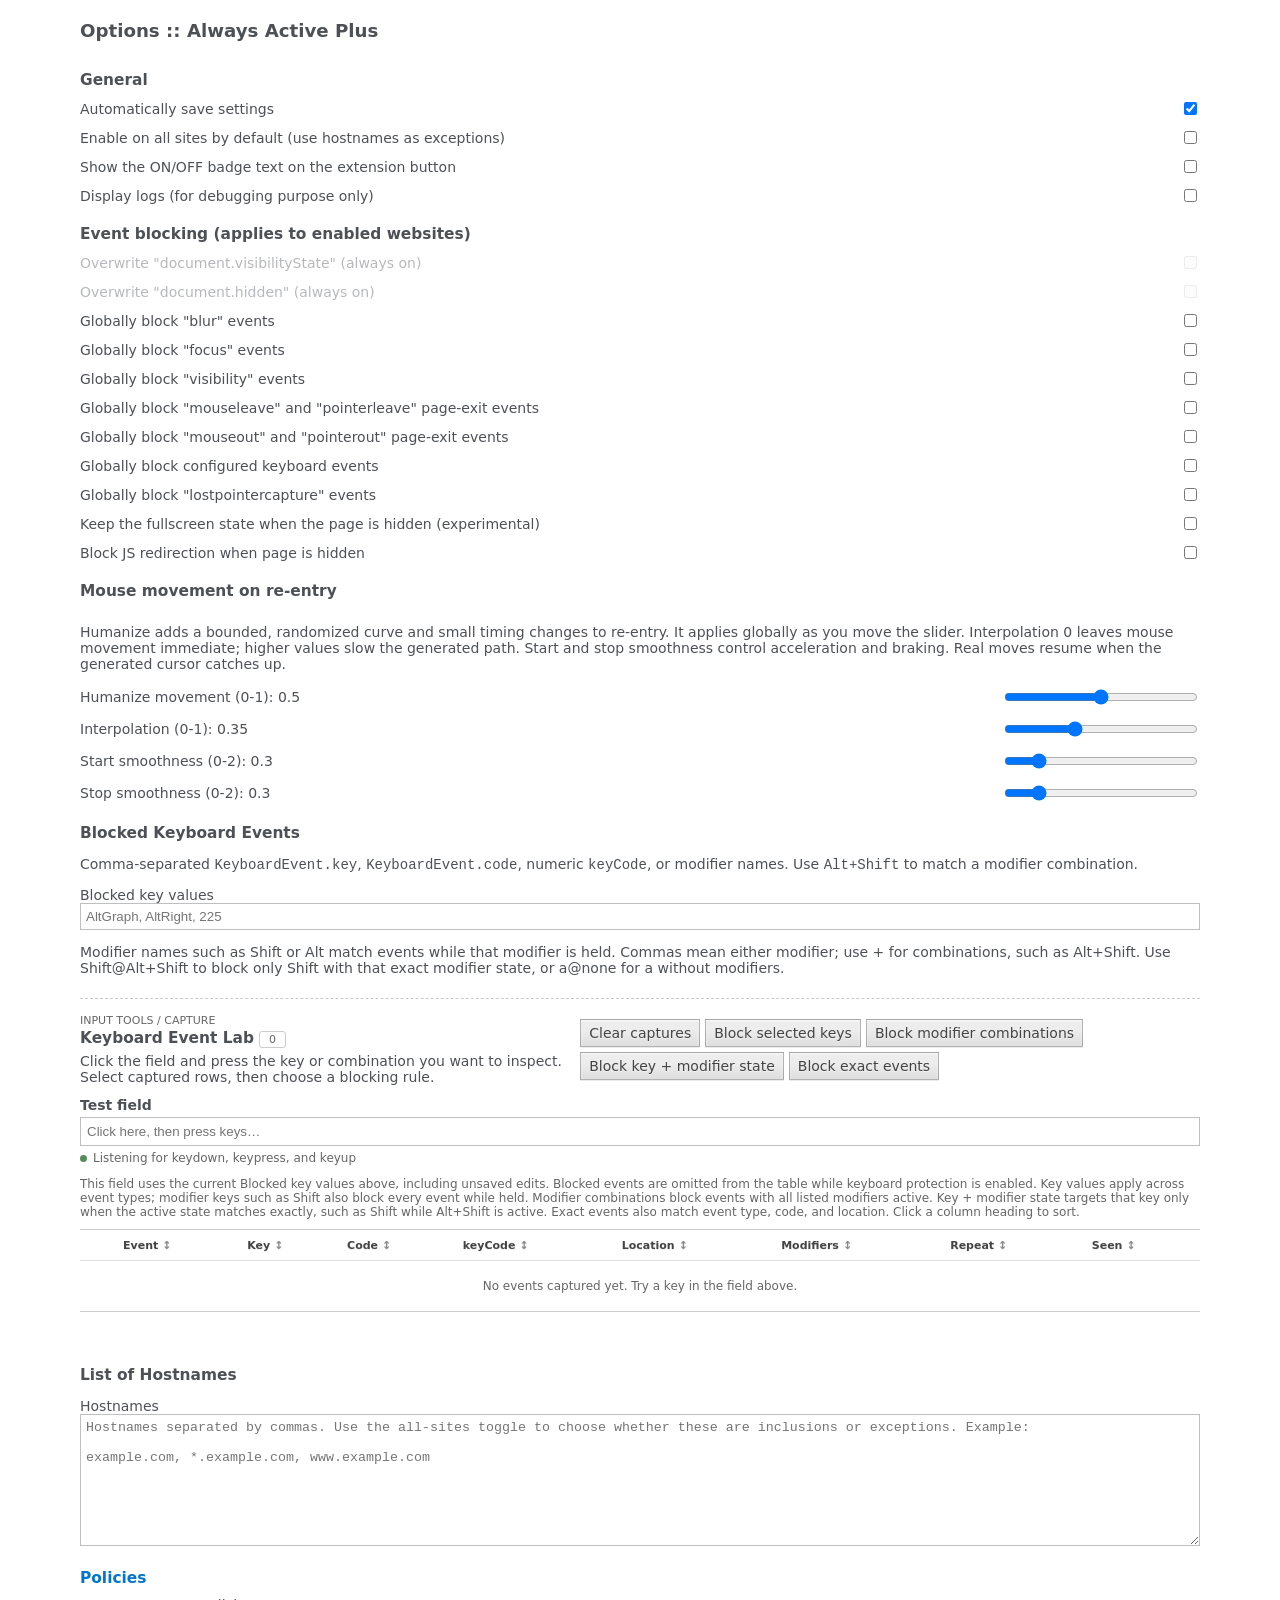
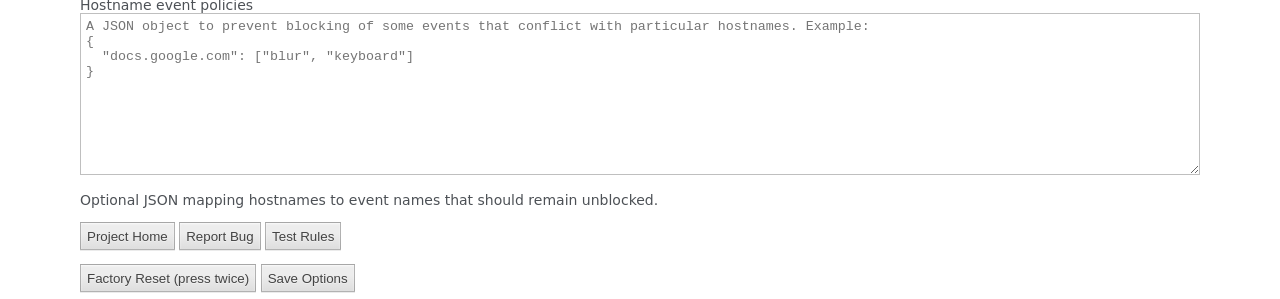
<file: v3/data/options/index.html>
<!DOCTYPE html>
<html lang="en">
<head>
  <meta charset="utf-8">
  <title>Options :: Always Active Plus</title>
  <link rel="stylesheet" type="text/css" href="index.css">
  <meta name="viewport" content="width=device-width, initial-scale=1">
</head>
<body>
  <h1>Options :: Always Active Plus</h1>
  <fieldset>
    <legend><h2>General</h2></legend>
    <div class="grid">
      <label for="autoSave">Automatically save settings</label>
      <input type="checkbox" id="autoSave" checked>
      <label for="allSites">Enable on all sites by default (use hostnames as exceptions)</label>
      <input type="checkbox" id="allSites">
      <label for="badge">Show the ON/OFF badge text on the extension button</label>
      <input type="checkbox" id="badge">
      <label for="log">Display logs (for debugging purpose only)</label>
      <input type="checkbox" id="log">
    </div>
  </fieldset>
  <fieldset>
    <legend><h2>Event blocking (applies to enabled websites)</h2></legend>
    <div class="grid">
      <div class="disabled" style="display: contents;">
        <label for="visibilityState">Overwrite "document.visibilityState" (always on)</label>
        <input type="checkbox" id="visibilityState" disabled>
        <label for="hidden">Overwrite "document.hidden" (always on)</label>
        <input type="checkbox" id="hidden" disabled>
      </div>
      <label for="blur">Globally block "blur" events</label>
      <input type="checkbox" id="blur">
      <label for="focus">Globally block "focus" events</label>
      <input type="checkbox" id="focus">
      <label for="visibility">Globally block "visibility" events</label>
      <input type="checkbox" id="visibility">
      <label for="mouseleave">Globally block "mouseleave" and "pointerleave" page-exit events</label>
      <input type="checkbox" id="mouseleave">
      <label for="mouseout">Globally block "mouseout" and "pointerout" page-exit events</label>
      <input type="checkbox" id="mouseout">
      <label for="keyboard">Globally block configured keyboard events</label>
      <input type="checkbox" id="keyboard">
      <label for="pointercapture">Globally block "lostpointercapture" events</label>
      <input type="checkbox" id="pointercapture">
      <label for="fullscreen">Keep the fullscreen state when the page is hidden (experimental)</label>
      <input type="checkbox" id="fullscreen">
      <div id="redirect-container">
        <label for="redirect">Block JS redirection when page is hidden</label>
        <input type="checkbox" id="redirect">
      </div>
    </div>
  </fieldset>
  <fieldset>
    <legend><h2>Mouse movement on re-entry</h2></legend>
    <p>Humanize adds a bounded, randomized curve and small timing changes to re-entry. It applies globally as you move the slider. Interpolation 0 leaves mouse movement immediate; higher values slow the generated path. Start and stop smoothness control acceleration and braking. Real moves resume when the generated cursor catches up.</p>
    <div class="grid">
      <label for="mouseHumanize">Humanize movement (0-1): <output id="mouseHumanizeValue"></output></label>
      <input type="range" id="mouseHumanize" min="0" max="1" step="0.01" value="0.5">
      <label for="mouseInterpolation">Interpolation (0-1): <output id="mouseInterpolationValue"></output></label>
      <input type="range" id="mouseInterpolation" min="0" max="1" step="0.01" value="0.35">
      <label for="mouseStartSmoothness">Start smoothness (0-2): <output id="mouseStartSmoothnessValue"></output></label>
      <input type="range" id="mouseStartSmoothness" min="0" max="2" step="0.01" value="0.3">
      <label for="mouseStopSmoothness">Stop smoothness (0-2): <output id="mouseStopSmoothnessValue"></output></label>
      <input type="range" id="mouseStopSmoothness" min="0" max="2" step="0.01" value="0.3">
    </div>
  </fieldset>
  <h2>Blocked Keyboard Events</h2>
  <p>Comma-separated <code>KeyboardEvent.key</code>, <code>KeyboardEvent.code</code>, numeric <code>keyCode</code>, or modifier names. Use <code>Alt+Shift</code> to match a modifier combination.</p>
  <label for="blockedKeys">Blocked key values</label>
  <input type="text" id="blockedKeys" placeholder="AltGraph, AltRight, 225" aria-describedby="blocked-keys-help">
  <p id="blocked-keys-help">Modifier names such as Shift or Alt match events while that modifier is held. Commas mean either modifier; use + for combinations, such as Alt+Shift. Use Shift@Alt+Shift to block only Shift with that exact modifier state, or a@none for a without modifiers.</p>
  <section class="keyboard-lab" aria-labelledby="keyboard-lab-title">
    <div class="keyboard-lab-heading">
      <div>
        <p class="keyboard-lab-kicker">INPUT TOOLS / CAPTURE</p>
        <h3 id="keyboard-lab-title">Keyboard Event Lab <span class="keyboard-event-count" id="event-count">0</span></h3>
        <p>Click the field and press the key or combination you want to inspect. Select captured rows, then choose a blocking rule.</p>
      </div>
      <div class="keyboard-lab-actions">
        <button id="clear-events" type="button">Clear captures</button>
        <button id="block-keys" type="button">Block selected keys</button>
        <button id="block-combinations" type="button">Block modifier combinations</button>
        <button id="block-key-states" type="button">Block key + modifier state</button>
        <button id="save-events" type="button">Block exact events</button>
      </div>
    </div>
    <div class="keyboard-capture-panel">
      <label for="key-input">Test field</label>
      <input id="key-input" type="text" autocomplete="off" spellcheck="false" placeholder="Click here, then press keys…">
      <p class="keyboard-capture-status"><span aria-hidden="true"></span><span>Listening for keydown, keypress, and keyup</span></p>
    </div>
    <p class="keyboard-lab-hint">This field uses the current Blocked key values above, including unsaved edits. Blocked events are omitted from the table while keyboard protection is enabled. Key values apply across event types; modifier keys such as Shift also block every event while held. Modifier combinations block events with all listed modifiers active. Key + modifier state targets that key only when the active state matches exactly, such as Shift while Alt+Shift is active. Exact events also match event type, code, and location. Click a column heading to sort.</p>
    <div class="keyboard-table-wrap">
      <table>
        <thead>
          <tr>
            <th scope="col"><span class="keyboard-sr-only">Select</span></th>
            <th scope="col" aria-sort="none"><button class="keyboard-sort" data-sort="type" type="button">Event</button></th>
            <th scope="col" aria-sort="none"><button class="keyboard-sort" data-sort="key" type="button">Key</button></th>
            <th scope="col" aria-sort="none"><button class="keyboard-sort" data-sort="code" type="button">Code</button></th>
            <th scope="col" aria-sort="none"><button class="keyboard-sort" data-sort="keyCode" type="button">keyCode</button></th>
            <th scope="col" aria-sort="none"><button class="keyboard-sort" data-sort="location" type="button">Location</button></th>
            <th scope="col" aria-sort="none"><button class="keyboard-sort" data-sort="modifiers" type="button">Modifiers</button></th>
            <th scope="col" aria-sort="none"><button class="keyboard-sort" data-sort="repeat" type="button">Repeat</button></th>
            <th scope="col" aria-sort="none"><button class="keyboard-sort" data-sort="seen" type="button">Seen</button></th>
          </tr>
        </thead>
        <tbody id="events">
          <tr class="keyboard-empty-row"><td colspan="9">No events captured yet. Try a key in the field above.</td></tr>
        </tbody>
      </table>
    </div>
    <p id="save-status" class="keyboard-save-status" role="status" aria-live="polite"></p>
  </section>
  <h2>List of Hostnames</h2>
  <p id="host-mode-description"></p>
  <label for="hosts">Hostnames</label>
  <textarea id="hosts" rows="8" aria-describedby="host-mode-description" placeholder="Hostnames separated by commas. Use the all-sites toggle to choose whether these are inclusions or exceptions. Example:

example.com, *.example.com, www.example.com"></textarea>
  <h2><a data-href="faq6" target="_blank">Policies</a></h2>
  <label for="policies">Hostname event policies</label>
  <textarea id="policies" rows="10" aria-describedby="policies-help" placeholder='A JSON object to prevent blocking of some events that conflict with particular hostnames. Example:
{
  "docs.google.com": ["blur", "keyboard"]
}'></textarea>
  <p id="policies-help">Optional JSON mapping hostnames to event names that should remain unblocked.</p>

  <p>
    <input type="button" id="support" value="Project Home">
    <input type="button" id="report" value="Report Bug">
    <input type="button" id="test" value="Test Rules">
  </p>
  <div>
    <input type="button" id="reset" value="Factory Reset (press twice)">
    <input type="button" id="save" value="Save Options">
    <span id="toast" role="status" aria-live="polite"></span>
  </div>
  <script type="text/javascript" src="index.js"></script>
  <script type="text/javascript" src="keyboard-lab.js"></script>
</body>
</html>
</file>
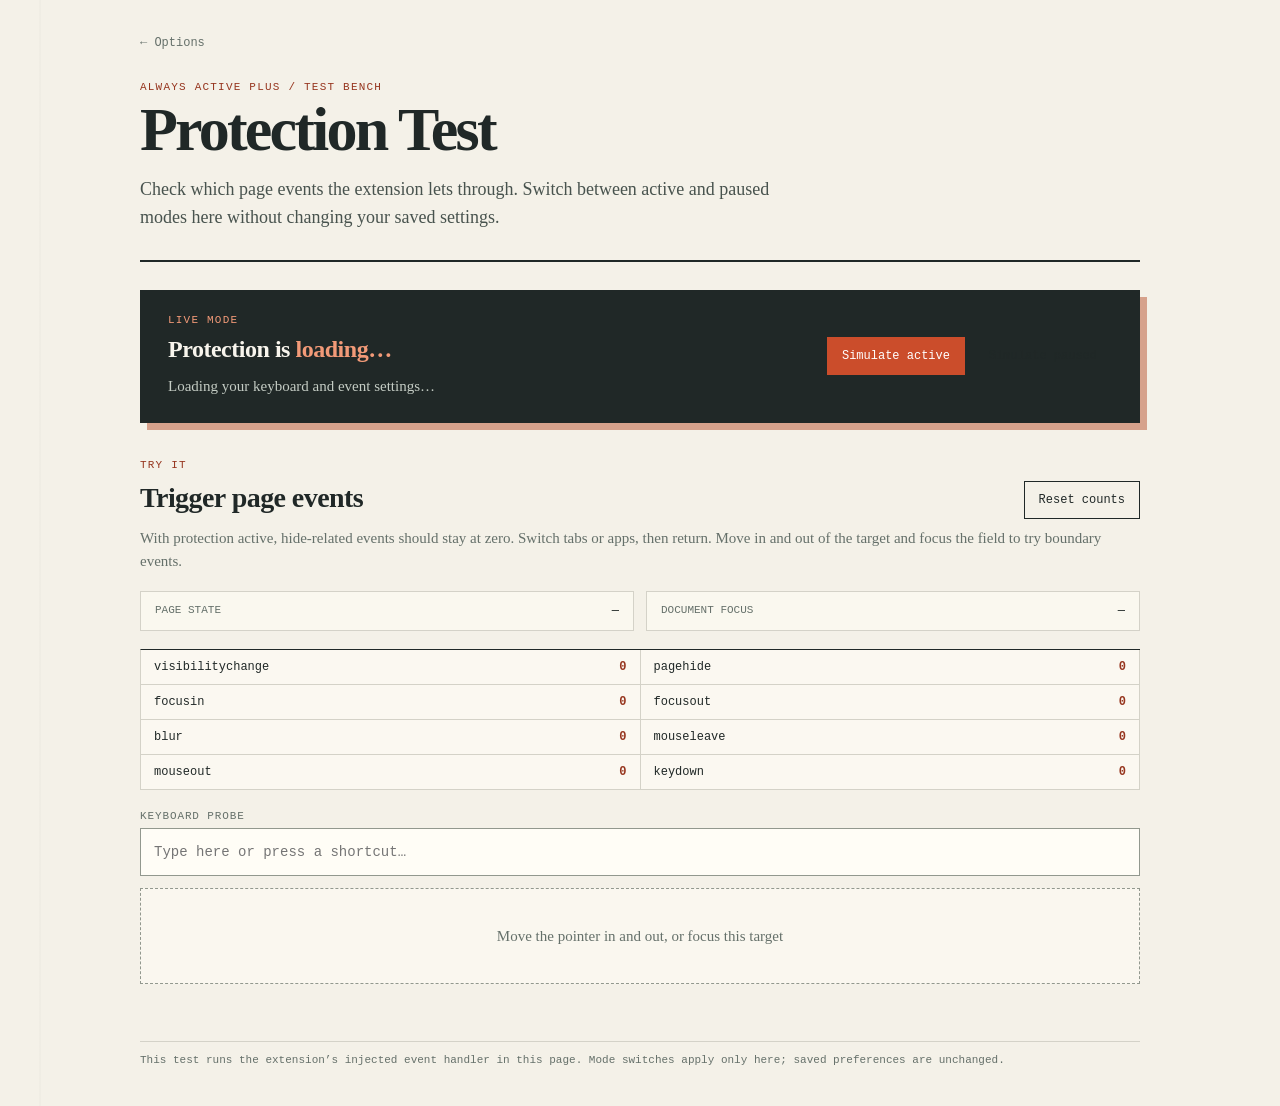
<file: v3/data/test/index.html>
<!DOCTYPE html>
<html lang="en">
<head>
  <meta charset="utf-8">
  <meta name="viewport" content="width=device-width, initial-scale=1">
  <title>Protection Test :: Always Active Plus</title>
  <link rel="stylesheet" href="index.css">
</head>
<body data-lab-name="Protection Test">
  <main>
    <header class="masthead">
      <a class="back" href="../options/index.html">← Options</a>
      <p class="eyebrow">Always Active Plus / Test bench</p>
      <h1>Protection Test</h1>
      <p class="intro">Check which page events the extension lets through. Switch between active and paused modes here without changing your saved settings.</p>
    </header>

    <section class="mode-panel" aria-labelledby="mode-title">
      <div>
        <p class="step">LIVE MODE</p>
        <h2 id="mode-title">Protection is <span id="mode-label">loading…</span></h2>
        <p id="mode-help">Loading your keyboard and event settings…</p>
      </div>
      <div class="mode-actions">
        <button id="active-mode" class="primary" type="button">Simulate active</button>
        <button id="paused-mode" class="quiet" type="button">Simulate paused</button>
      </div>
    </section>

    <section class="bench" aria-labelledby="bench-title">
      <div class="bench-heading">
        <div>
          <p class="step">TRY IT</p>
          <h2 id="bench-title">Trigger page events</h2>
        </div>
        <button id="reset" class="quiet" type="button">Reset counts</button>
      </div>
      <p class="hint">With protection active, hide-related events should stay at zero. Switch tabs or apps, then return. Move in and out of the target and focus the field to try boundary events.</p>

      <div class="readouts">
        <div class="readout"><span>Page state</span><strong id="page-state">—</strong></div>
        <div class="readout"><span>Document focus</span><strong id="focus-state">—</strong></div>
      </div>
      <div class="event-list" id="event-list" aria-live="polite">
        <div class="event-row" data-event="visibilitychange"><span>visibilitychange</span><output>0</output></div>
        <div class="event-row" data-event="pagehide"><span>pagehide</span><output>0</output></div>
        <div class="event-row" data-event="focusin"><span>focusin</span><output>0</output></div>
        <div class="event-row" data-event="focusout"><span>focusout</span><output>0</output></div>
        <div class="event-row" data-event="blur"><span>blur</span><output>0</output></div>
        <div class="event-row" data-event="mouseleave"><span>mouseleave</span><output>0</output></div>
        <div class="event-row" data-event="mouseout"><span>mouseout</span><output>0</output></div>
        <div class="event-row" data-event="keydown"><span>keydown</span><output>0</output></div>
      </div>
      <label class="input-label" for="probe">Keyboard probe</label>
      <input id="probe" type="text" placeholder="Type here or press a shortcut…" autocomplete="off">
      <div class="hover-target" id="hover-target" tabindex="0">Move the pointer in and out, or focus this target</div>
      <p id="test-status" class="test-status" role="status" aria-live="polite"></p>
    </section>

    <footer>This test runs the extension’s injected event handler in this page. Mode switches apply only here; saved preferences are unchanged.</footer>
  </main>
  <script src="../lab.js"></script>
  <script src="index.js"></script>
</body>
</html>
</file>
<file: v3/data/options/index.css>
body {
  font-size: 14px;
  font-family: system-ui, -apple-system, "Segoe UI", Roboto, Ubuntu, Cantarell, "Noto Sans", sans-serif;
  background-color: #fff;
  color: #4d5156;
  width: min(100% - 2rem, 70rem);
  margin-inline: auto;
}
textarea {
  padding: 5px;
  width: 100%;
  box-sizing: border-box;
}
#blockedKeys {
  box-sizing: border-box;
  padding: 5px;
  width: 100%;
}
button,
input[type=submit],
input[type=button] {
  height: 28px;
  color: #444;
  background-image: linear-gradient(rgb(237, 237, 237), rgb(237, 237, 237) 38%, rgb(222, 222, 222));
  box-shadow: rgba(0, 0, 0, 0.08) 0 1px 0, rgba(255, 255, 255, 0.75) 0 1px 2px inset;
  text-shadow: rgb(240, 240, 240) 0 1px 0;
}
button,
input,
textarea {
  border: solid 1px rgba(0, 0, 0, 0.25);
}
input[type=button]:disabled {
  opacity: 0.5;
}
a,
a:visited {
  color: #07c;
  text-decoration: none;
}
h1 {
  font-size: 130%;
  margin: 20px 0 10px;
}
h2 {
  font-size: 110%;
  margin: 20px 0 10px;
}
fieldset {
  border: none;
  margin: 0;
  padding: 0;
  min-width: 0;
}
legend {
  padding: 0;
}
legend h2 {
  margin: 20px 0 10px;
}
hr {
  border: none;
  border-bottom: dashed 1px #cacaca;
  margin: 15px 0;
}
.grid {
  display: grid;
  grid-template-columns: 1fr min-content;
  grid-gap: 10px;
  align-items: center;
}
.grid input[type=range] {
  width: 12rem;
}
.disabled * {
  opacity: 0.4;
  pointer-events: none;
}

#redirect-container {
  display: contents;
}

.keyboard-lab {
  margin: 22px 0 28px;
  padding: 15px 0 0;
  border-top: dashed 1px #cacaca;
}
.keyboard-lab-heading {
  display: flex;
  align-items: center;
  justify-content: space-between;
  gap: 14px;
  margin-bottom: 12px;
}
.keyboard-lab-kicker {
  margin: 0 0 2px;
  color: #666;
  font-size: 11px;
  text-transform: uppercase;
}
.keyboard-lab h3 {
  margin: 0 0 5px;
  font-size: 110%;
}
.keyboard-lab-heading > div:first-child > p:last-child {
  max-width: 680px;
  margin: 4px 0 0;
}
.keyboard-event-count {
  display: inline-block;
  min-width: 1.5em;
  padding: 1px 4px;
  border: 1px solid #ccc;
  border-radius: 3px;
  color: #666;
  font-size: 11px;
  font-weight: normal;
  text-align: center;
}
.keyboard-lab-actions {
  display: flex;
  flex-wrap: wrap;
  justify-content: flex-start;
  gap: 5px;
}
.keyboard-lab-actions button {
  min-height: 28px;
  padding: 2px 8px;
  cursor: pointer;
  font: inherit;
}
.keyboard-capture-panel {
  margin: 12px 0;
}
.keyboard-capture-panel label {
  display: block;
  margin: 0 0 4px;
  font-weight: 600;
}
#key-input {
  box-sizing: border-box;
  width: 100%;
  padding: 6px;
}
.keyboard-capture-status {
  display: flex;
  align-items: center;
  gap: 6px;
  margin: 5px 0 0;
  color: #666;
  font-size: 12px;
}
.keyboard-capture-status span:first-child {
  width: 7px;
  height: 7px;
  border-radius: 50%;
  background: #568b5a;
}
.keyboard-lab-hint { margin: 10px 0; color: #666; font-size: 12px; }
.keyboard-table-wrap {
  overflow-x: auto;
  border-top: 1px solid #ccc;
  border-bottom: 1px solid #ccc;
}
.keyboard-lab table {
  width: 100%;
  min-width: 700px;
  border-collapse: collapse;
  text-align: left;
}
.keyboard-lab th {
  padding: 0;
  color: #555;
  font-size: 11px;
}
.keyboard-lab .keyboard-sort {
  width: 100%;
  min-height: 30px;
  padding: 4px 7px;
  border: 0;
  background: none;
  box-shadow: none;
  color: #444;
  cursor: pointer;
  text-align: left;
  font: inherit;
}
.keyboard-sort::after { content: "↕"; margin-left: 4px; color: #888; }
.keyboard-lab th[aria-sort="ascending"] .keyboard-sort::after { content: "↑"; }
.keyboard-lab th[aria-sort="descending"] .keyboard-sort::after { content: "↓"; }
.keyboard-lab .keyboard-sort:hover { text-decoration: underline; }
.keyboard-lab td { padding: 7px; border-top: 1px solid #ddd; font-size: 12px; }
.keyboard-lab td code { font: 11px ui-monospace, monospace; }
.keyboard-lab td:first-child, .keyboard-lab th:first-child { width: 36px; text-align: center; }
.keyboard-lab input[type="checkbox"] { cursor: pointer; }
.keyboard-event-type { font-weight: 600; }
.keyboard-empty-row td { padding: 18px 10px; color: #666; text-align: center; }
.keyboard-save-status { min-height: 18px; margin: 8px 0 0; color: #444; font-size: 12px; }
.keyboard-sr-only { position: absolute; width: 1px; height: 1px; overflow: hidden; clip: rect(0, 0, 0, 0); white-space: nowrap; }

@media (max-width: 780px) {
  .keyboard-lab-heading { align-items: start; flex-direction: column; }
  .keyboard-lab-actions { justify-content: flex-start; }
}
</file>
<file: v3/data/test/index.css>
:root {
  color-scheme: light;
  --paper: #f4f1e8;
  --ink: #202827;
  --muted: #65706a;
  --rule: #d4d2c8;
  --accent: #cb4d2b;
  --accent-dark: #96351e;
  --mono: "SFMono-Regular", Consolas, "Liberation Mono", monospace;
}

* { box-sizing: border-box; }
body {
  margin: 0;
  background: linear-gradient(90deg, transparent 0 39px, rgba(44, 59, 54, .045) 40px, transparent 41px), var(--paper);
  color: var(--ink);
  font: 15px/1.55 Georgia, "Times New Roman", serif;
}
main { width: min(1000px, calc(100% - 48px)); margin: 0 auto; }
.masthead { padding: 30px 0 28px; border-bottom: 2px solid var(--ink); }
.back { color: var(--muted); font: 12px var(--mono); text-decoration: none; }
.back:hover { color: var(--accent-dark); }
.eyebrow, .step { color: var(--accent-dark); font: 11px var(--mono); letter-spacing: .11em; text-transform: uppercase; }
.eyebrow { margin: 28px 0 4px; }
h1 { margin: 0; font-size: clamp(36px, 6vw, 62px); letter-spacing: -.045em; line-height: 1.05; }
.intro { max-width: 660px; margin: 14px 0 0; color: #48534e; font-size: 18px; }
h2 { margin: 0; font-size: 25px; letter-spacing: -.02em; }
.mode-panel { display: flex; justify-content: space-between; align-items: center; gap: 24px; margin: 28px 0 36px; padding: 24px 28px; background: var(--ink); color: #f8f5ed; box-shadow: 7px 7px 0 #d6a28c; }
.mode-panel .step { margin: 0 0 5px; color: #f29a78; }
.mode-panel h2 { font-size: 24px; }
.mode-panel p:last-child { margin: 7px 0 0; color: #c4ccc4; }
#mode-label { color: #f29a78; }
.mode-actions { display: flex; gap: 9px; flex-shrink: 0; }
button { min-height: 38px; padding: 0 14px; border: 1px solid var(--ink); border-radius: 0; cursor: pointer; font: 12px var(--mono); }
button:focus-visible, input:focus-visible, .hover-target:focus-visible { outline: 3px solid #e18c68; outline-offset: 2px; }
.primary { background: var(--accent); border-color: var(--accent); color: white; }
.primary:hover { background: var(--accent-dark); }
.quiet { background: transparent; color: var(--ink); }
.quiet:hover { background: #e6e1d5; }
.bench-heading { display: flex; justify-content: space-between; align-items: end; gap: 16px; }
.bench-heading .step { margin: 0 0 5px; }
.bench-heading h2 { font-size: 28px; }
.hint { margin: 8px 0 18px; color: var(--muted); }
.readouts { display: grid; grid-template-columns: 1fr 1fr; gap: 12px; margin-bottom: 18px; }
.readout { display: flex; justify-content: space-between; gap: 12px; padding: 12px 14px; border: 1px solid var(--rule); background: rgba(255, 253, 246, .6); }
.readout span { color: var(--muted); font: 11px var(--mono); text-transform: uppercase; }
.readout strong { font: 12px var(--mono); }
.event-list { display: grid; grid-template-columns: 1fr 1fr; border-top: 1px solid var(--ink); border-left: 1px solid var(--rule); }
.event-row { display: flex; justify-content: space-between; padding: 10px 13px; border-right: 1px solid var(--rule); border-bottom: 1px solid var(--rule); background: rgba(255, 253, 246, .68); font: 12px var(--mono); }
.event-row output { color: var(--accent-dark); font-weight: 700; }
.input-label { display: block; margin: 20px 0 6px; color: var(--muted); font: 11px var(--mono); text-transform: uppercase; letter-spacing: .08em; }
#probe { width: 100%; min-height: 48px; padding: 10px 13px; border: 1px solid #92988e; border-radius: 0; background: #fffdf6; color: var(--ink); font: 14px var(--mono); }
.hover-target { display: grid; min-height: 96px; margin-top: 12px; place-items: center; border: 1px dashed #92988e; background: rgba(255, 253, 246, .55); color: var(--muted); text-align: center; }
.test-status { min-height: 22px; margin: 11px 0 0; color: var(--accent-dark); font: 12px var(--mono); }
footer { margin: 24px 0 40px; padding-top: 12px; border-top: 1px solid var(--rule); color: var(--muted); font: 11px var(--mono); }
@media (max-width: 700px) {
  main { width: min(100% - 28px, 1000px); }
  .mode-panel { align-items: start; flex-direction: column; padding: 20px; }
  .mode-actions { width: 100%; }
  .mode-actions button { flex: 1; }
  .event-list, .readouts { grid-template-columns: 1fr; }
}
</file>
